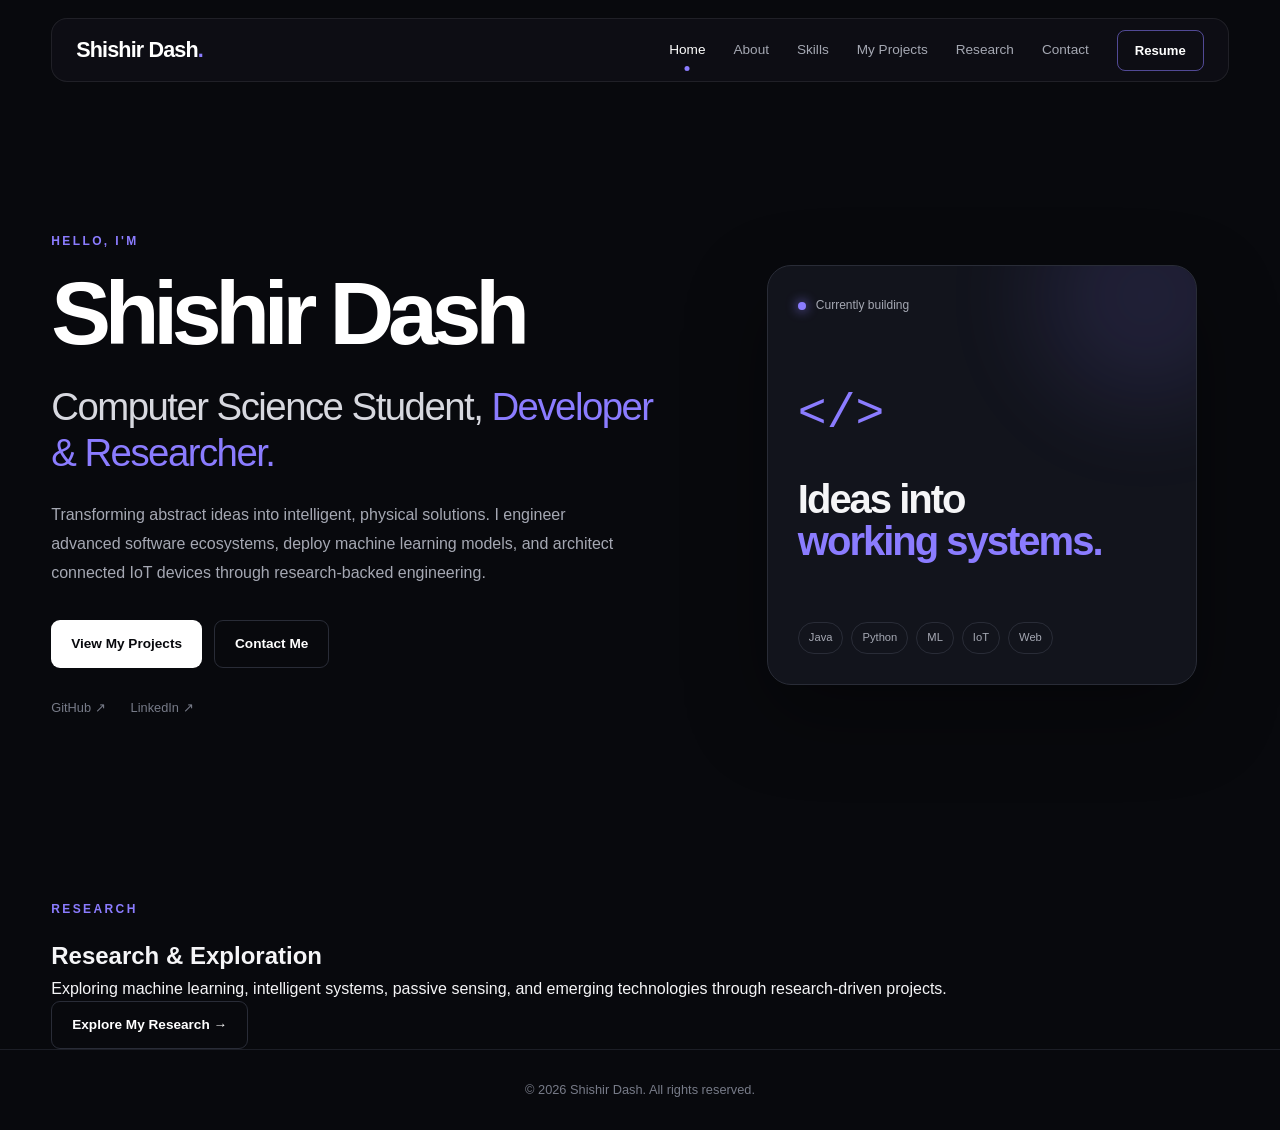
<file: index.html>
<!DOCTYPE html>
<html lang="en">

<head>

    <meta charset="UTF-8">

    <meta name="viewport"
          content="width=device-width, initial-scale=1.0">

    <meta name="description"
          content="Shishir Dash - Creating the smart systems and integrated technology of the future.">

    <title>Shishir Dash | Portfolio</title>

    <link rel="stylesheet" href="style.css">

</head>


<body>


    <!-- =====================================================
         NAVIGATION BAR
    ====================================================== -->

    <header class="navbar">

        <div class="nav-container">


            <!-- LOGO -->

            <a href="index.html"
               class="logo">

                Shishir Dash<span>.</span>

            </a>


            <!-- NAVIGATION LINKS -->

            <nav class="nav-links"
                 id="navMenu">


                <a href="index.html"
                   class="nav-link active">

                    Home

                </a>


                <a href="about.html"
                   class="nav-link">

                    About

                </a>


                <a href="skill.html"
                   class="nav-link">

                    Skills

                </a>


                <a href="myproject.html"
                   class="nav-link">

                    My Projects

                </a>


                <a href="research.html"
                   class="nav-link">

                    Research

                </a>


                <a href="contact.html"
                   class="nav-link">

                    Contact

                </a>


                <a href="#"
                   class="resume-btn">

                    Resume

                </a>


            </nav>


            <!-- MOBILE MENU BUTTON -->

            <button
                class="menu-toggle"
                id="menuToggle"
                aria-label="Open navigation menu">

                ☰

            </button>


        </div>

    </header>



    <!-- =====================================================
         MAIN CONTENT
    ====================================================== -->

    <main>


        <!-- =================================================
             HERO SECTION
        ================================================== -->

        <section class="hero"
                 id="home">


            <div class="hero-container">


                <!-- HERO TEXT -->

                <div class="hero-content">


                    <p class="hero-intro">

                        HELLO, I'M

                    </p>


                    <h1>

                        Shishir Dash

                    </h1>


                    <h2>

                        Computer Science Student,
                        <span>
                            Developer & Researcher.
                        </span>

                    </h2>


                    <p class="hero-description">

                        Transforming abstract ideas into
                        intelligent, physical solutions.
                        I engineer advanced software ecosystems,
                        deploy machine learning models,
                        and architect connected IoT devices
                        through research-backed engineering.

                    </p>



                    <!-- HERO BUTTONS -->

                    <div class="hero-buttons">


                        <a href="myproject.html"
                           class="btn btn-primary">

                            View My Projects

                        </a>


                        <a href="contact.html"
                           class="btn btn-secondary">

                            Contact Me

                        </a>


                    </div>



                    <!-- SOCIAL LINKS -->

                    <div class="hero-social">


                        <a href="#"
                           target="_blank"
                           rel="noopener noreferrer">

                            GitHub ↗

                        </a>


                        <a href="#"
                           target="_blank"
                           rel="noopener noreferrer">

                            LinkedIn ↗

                        </a>


                    </div>


                </div>



                <!-- =================================================
                     HERO VISUAL
                ================================================== -->

                <div class="hero-visual">


                    <div class="hero-card">


                        <!-- CARD HEADER -->

                        <div class="hero-card-top">


                            <span class="status-dot"></span>


                            <span>

                                Currently building

                            </span>


                        </div>



                        <!-- CARD CONTENT -->

                        <div class="hero-card-content">


                            <span class="code-symbol">

                                &lt;/&gt;

                            </span>


                            <h3>

                                Ideas into

                                <br>

                                <span>

                                    working systems.

                                </span>

                            </h3>


                        </div>



                        <!-- TECHNOLOGY TAGS -->

                        <div class="hero-card-bottom">


                            <span>
                                Java
                            </span>


                            <span>
                                Python
                            </span>


                            <span>
                                ML
                            </span>


                            <span>
                                IoT
                            </span>


                            <span>
                                Web
                            </span>


                        </div>


                    </div>


                </div>


            </div>


        </section>



        <!-- =================================================
             RESEARCH PREVIEW SECTION
        ================================================== -->

        <section class="research-preview">


            <div class="container">


                <p class="section-label">

                    RESEARCH

                </p>


                <h2>

                    Research & Exploration

                </h2>


                <p class="section-description">

                    Exploring machine learning,
                    intelligent systems, passive sensing,
                    and emerging technologies through
                    research-driven projects.

                </p>


                <a href="research.html"
                   class="btn btn-secondary">

                    Explore My Research →

                </a>


            </div>


        </section>


    </main>



    <!-- =====================================================
         FOOTER
    ====================================================== -->

    <footer>


        <p>

            © 2026 Shishir Dash.
            All rights reserved.

        </p>


    </footer>



    <!-- =====================================================
         JAVASCRIPT
    ====================================================== -->

    <script src="script.js"></script>


</body>

</html>
</file>
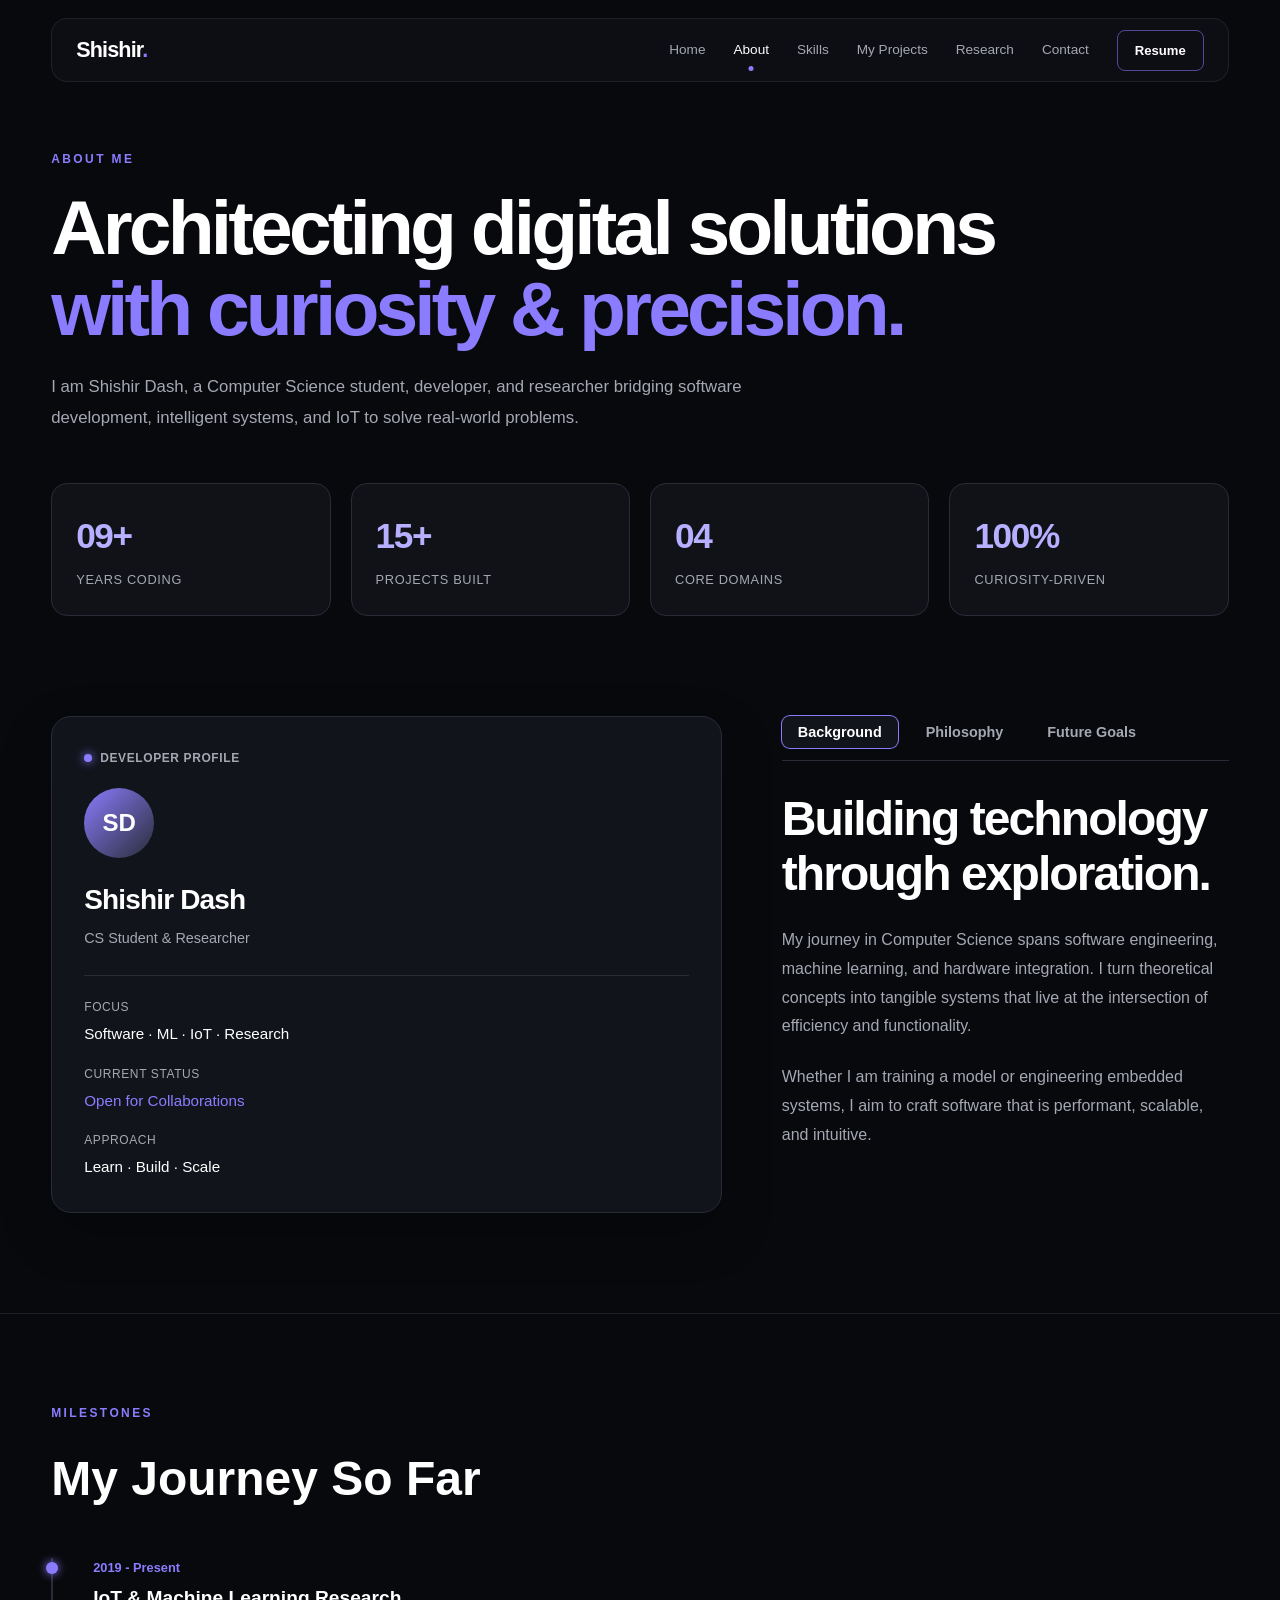
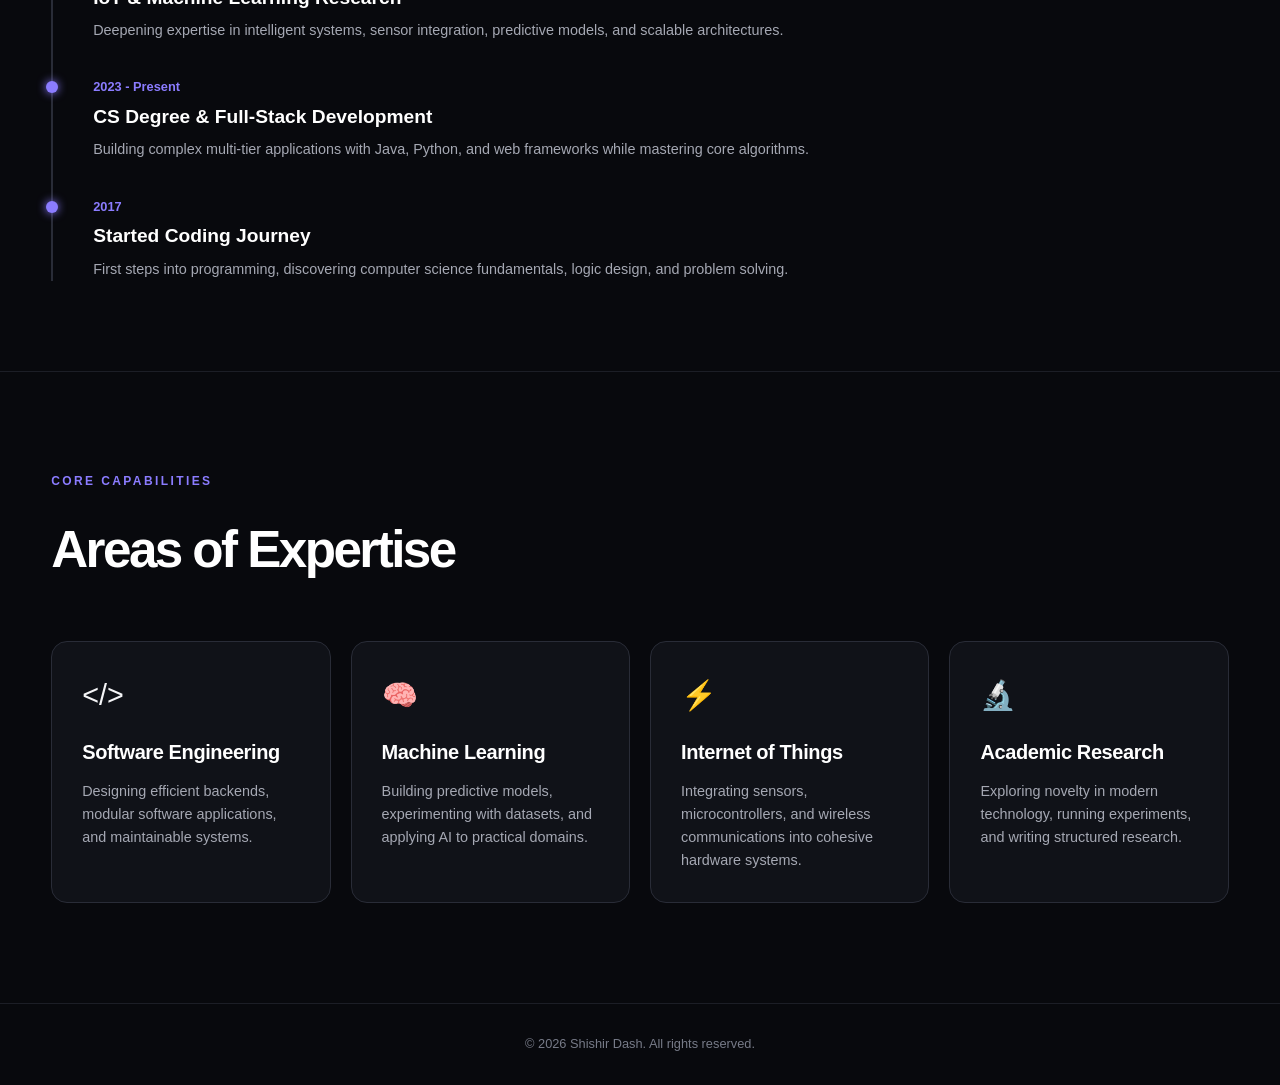
<file: about.html>
<!DOCTYPE html>
<html lang="en">

<head>
    <meta charset="UTF-8">
    <meta name="viewport" content="width=device-width, initial-scale=1.0">
    <meta name="description" content="About Shishir Dash - Computer Science Student, Developer and Researcher">
    <title>About | Shishir Dash</title>
    <link rel="stylesheet" href="style.css">
</head>

<body>


    <header class="navbar">
        <div class="nav-container">
            <a href="index.html" class="logo">Shishir<span>.</span></a>

            <nav class="nav-links" id="navMenu">
                <a href="index.html" class="nav-link">Home</a>
                <a href="about.html" class="nav-link active">About</a>
                <a href="skills.html" class="nav-link">Skills</a>
                <a href="myproject.html" class="nav-link">My Projects</a>
                <a href="research.html" class="nav-link">Research</a>
                <a href="contact.html" class="nav-link">Contact</a>
                <a href="#" class="resume-btn">Resume</a>
            </nav>

            <button class="menu-toggle" id="menuToggle" aria-label="Open navigation menu">☰</button>
        </div>
    </header>

    <main>
        <section class="page-hero">
            <div class="container">
                <p class="section-label">ABOUT ME</p>
                <h1>Architecting digital solutions <br><span>with curiosity & precision.</span></h1>
                <p class="page-intro">
                    I am Shishir Dash, a Computer Science student, developer, and researcher bridging software development, intelligent systems, and IoT to solve real-world problems.
                </p>

                <!-- Dynamic Quick Stats Grid -->
                <div class="about-stats-grid">
                    <div class="stat-card">
                        <span class="stat-number">09+</span>
                        <span class="stat-label">Years Coding</span>
                    </div>
                    <div class="stat-card">
                        <span class="stat-number">15+</span>
                        <span class="stat-label">Projects Built</span>
                    </div>
                    <div class="stat-card">
                        <span class="stat-number">04</span>
                        <span class="stat-label">Core Domains</span>
                    </div>
                    <div class="stat-card">
                        <span class="stat-number">100%</span>
                        <span class="stat-label">Curiosity-Driven</span>
                    </div>
                </div>
            </div>
        </section>

        <section class="about-page">
            <div class="container">
                <div class="about-page-grid">
                    
                    <!-- LEFT SIDE: Profile Visual Card -->
                    <div class="about-profile-card">
                        <div class="profile-card-top">
                            <span class="profile-dot"></span>
                            <span>DEVELOPER PROFILE</span>
                        </div>

                        <div class="profile-avatar-placeholder">
                            <span>SD</span>
                        </div>

                        <div class="profile-card-content">
                            <h3>Shishir Dash</h3>
                            <p class="profile-title">CS Student & Researcher</p>
                        </div>

                        <div class="profile-details">
                            <div class="detail-item">
                                <span>Focus</span>
                                <strong>Software · ML · IoT · Research</strong>
                            </div>
                            <div class="detail-item">
                                <span>Current Status</span>
                                <strong class="accent-text">Open for Collaborations</strong>
                            </div>
                            <div class="detail-item">
                                <span>Approach</span>
                                <strong>Learn · Build · Scale</strong>
                            </div>
                        </div>
                    </div>

                    <!-- RIGHT SIDE: Narrative & Interactive Tabs -->
                    <div class="about-main-text">
                        <div class="about-tabs">
                            <button class="tab-btn active" onclick="openTab(event, 'background')">Background</button>
                            <button class="tab-btn" onclick="openTab(event, 'philosophy')">Philosophy</button>
                            <button class="tab-btn" onclick="openTab(event, 'goals')">Future Goals</button>
                        </div>

                        <div id="background" class="tab-content active">
                            <h2>Building technology through exploration.</h2>
                            <p>My journey in Computer Science spans software engineering, machine learning, and hardware integration. I turn theoretical concepts into tangible systems that live at the intersection of efficiency and functionality.</p>
                            <p>Whether I am training a model or engineering embedded systems, I aim to craft software that is performant, scalable, and intuitive.</p>
                        </div>

                        <div id="philosophy" class="tab-content">
                            <h2>The "Code First, Refine Fast" Mindset.</h2>
                            <p>I believe learning happens fastest through building. Prototyping early allows for rapid iteration and real-world feedback rather than get stuck in analysis paralysis.</p>
                            <p>Clean architecture and thoughtful data design are at the core of everything I engineer.</p>
                        </div>

                        <div id="goals" class="tab-content">
                            <h2>Exploring smart systems & connected tech.</h2>
                            <p>I'm focused on advancing my research in intelligent systems and IoT integrations. My goal is to work on high-impact projects where smart software interacts meaningfully with the physical world.</p>
                        </div>
                    </div>

                </div>
            </div>
        </section>

        <section class="about-timeline">
            <div class="container">
                <p class="section-label">MILESTONES</p>
                <h2>My Journey So Far</h2>

                <div class="timeline-container">
                    <div class="timeline-item">
                        <div class="timeline-dot"></div>
                        <div class="timeline-date">2019 - Present</div>
                        <div class="timeline-content">
                            <h3>IoT & Machine Learning Research</h3>
                            <p>Deepening expertise in intelligent systems, sensor integration, predictive models, and scalable architectures.</p>
                        </div>
                    </div>

                    <div class="timeline-item">
                        <div class="timeline-dot"></div>
                        <div class="timeline-date">2023 - Present</div>
                        <div class="timeline-content">
                            <h3>CS Degree & Full-Stack Development</h3>
                            <p>Building complex multi-tier applications with Java, Python, and web frameworks while mastering core algorithms.</p>
                        </div>
                    </div>

                    <div class="timeline-item">
                        <div class="timeline-dot"></div>
                        <div class="timeline-date">2017</div>
                        <div class="timeline-content">
                            <h3>Started Coding Journey</h3>
                            <p>First steps into programming, discovering computer science fundamentals, logic design, and problem solving.</p>
                        </div>
                    </div>
                </div>
            </div>
        </section>

        <section class="about-focus">
            <div class="container">
                <p class="section-label">CORE CAPABILITIES</p>
                <h2>Areas of Expertise</h2>

                <div class="focus-grid">
                    <div class="focus-card">
                        <div class="focus-icon">&lt;/&gt;</div>
                        <h3>Software Engineering</h3>
                        <p>Designing efficient backends, modular software applications, and maintainable systems.</p>
                    </div>

                    <div class="focus-card">
                        <div class="focus-icon">🧠</div>
                        <h3>Machine Learning</h3>
                        <p>Building predictive models, experimenting with datasets, and applying AI to practical domains.</p>
                    </div>

                    <div class="focus-card">
                        <div class="focus-icon">⚡</div>
                        <h3>Internet of Things</h3>
                        <p>Integrating sensors, microcontrollers, and wireless communications into cohesive hardware systems.</p>
                    </div>

                    <div class="focus-card">
                        <div class="focus-icon">🔬</div>
                        <h3>Academic Research</h3>
                        <p>Exploring novelty in modern technology, running experiments, and writing structured research.</p>
                    </div>
                </div>
            </div>
        </section>
    </main>

    <footer>
        <p>© 2026 Shishir Dash. All rights reserved.</p>
    </footer>

    <script src="script.js"></script>
</body>
</html>
</file>
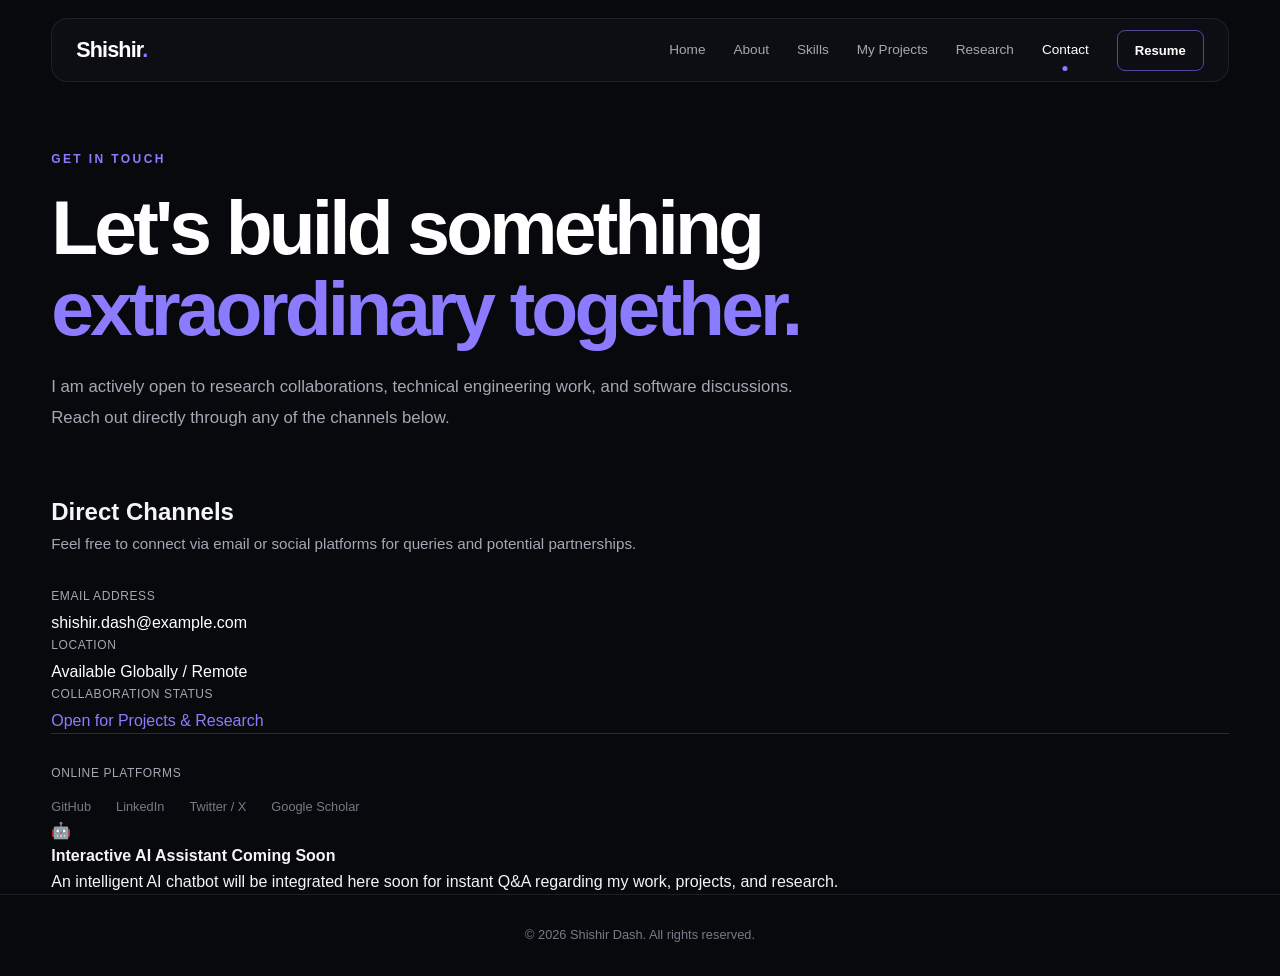
<file: contact.html>
<!DOCTYPE html>
<html lang="en">

<head>
    <meta charset="UTF-8">
    <meta name="viewport" content="width=device-width, initial-scale=1.0">
    <meta name="description" content="Contact Shishir Dash - CS Student, Developer and Researcher. Get in touch via direct channels for collaborations, projects, or research.">
    <title>Contact | Shishir Dash</title>
    <link rel="stylesheet" href="style.css">
</head>

<body>

    <!-- =====================================================
         NAVIGATION BAR
    ====================================================== -->
    <header class="navbar">
        <div class="nav-container">
            <a href="index.html" class="logo">Shishir<span>.</span></a>

            <nav class="nav-links" id="navMenu">
                <a href="index.html" class="nav-link">Home</a>
                <a href="about.html" class="nav-link">About</a>
                <a href="skills.html" class="nav-link">Skills</a>
                <a href="myproject.html" class="nav-link">My Projects</a>
                <a href="research.html" class="nav-link">Research</a>
                <a href="contact.html" class="nav-link active">Contact</a>
                <a href="#" class="resume-btn">Resume</a>
            </nav>

            <button class="menu-toggle" id="menuToggle" aria-label="Open navigation menu">☰</button>
        </div>
    </header>

    <main>
        <!-- =================================================
             PAGE HERO
        ================================================== -->
        <section class="page-hero">
            <div class="container">
                <p class="section-label">GET IN TOUCH</p>
                <h1>Let's build something <br><span>extraordinary together.</span></h1>
                <p class="page-intro">
                    I am actively open to research collaborations, technical engineering work, and software discussions. Reach out directly through any of the channels below.
                </p>
            </div>
        </section>

        <!-- =================================================
             CONTACT DIRECT CHANNELS SECTION
        ================================================== -->
        <section class="contact-section">
            <div class="container">
                <div class="contact-single-card">
                    
                    <!-- Direct Contact Details -->
                    <div class="contact-header">
                        <h2>Direct Channels</h2>
                        <p class="info-desc">Feel free to connect via email or social platforms for queries and potential partnerships.</p>
                    </div>

                    <div class="info-grid">
                        <div class="info-item">
                            <span class="info-label">Email Address</span>
                            <a href="mailto:shishir.dash@example.com" class="info-value">shishir.dash@example.com</a>
                        </div>

                        <div class="info-item">
                            <span class="info-label">Location</span>
                            <span class="info-value">Available Globally / Remote</span>
                        </div>

                        <div class="info-item">
                            <span class="info-label">Collaboration Status</span>
                            <span class="info-value accent-text">Open for Projects & Research</span>
                        </div>
                    </div>

                    <div class="social-connect">
                        <span class="info-label">Online Platforms</span>
                        <div class="hero-social">
                            <a href="#" target="_blank" rel="noopener noreferrer">GitHub</a>
                            <a href="#" target="_blank" rel="noopener noreferrer">LinkedIn</a>
                            <a href="#" target="_blank" rel="noopener noreferrer">Twitter / X</a>
                            <a href="#" target="_blank" rel="noopener noreferrer">Google Scholar</a>
                        </div>
                    </div>

                    <!-- AI Chatbot Placeholder Card -->
                    <div class="chatbot-teaser">
                        <div class="teaser-icon">🤖</div>
                        <div class="teaser-text">
                            <h4>Interactive AI Assistant Coming Soon</h4>
                            <p>An intelligent AI chatbot will be integrated here soon for instant Q&A regarding my work, projects, and research.</p>
                        </div>
                    </div>

                </div>
            </div>
        </section>
    </main>

    <footer>
        <p>© 2026 Shishir Dash. All rights reserved.</p>
    </footer>

    <script src="script.js"></script>
</body>
</html>
</file>
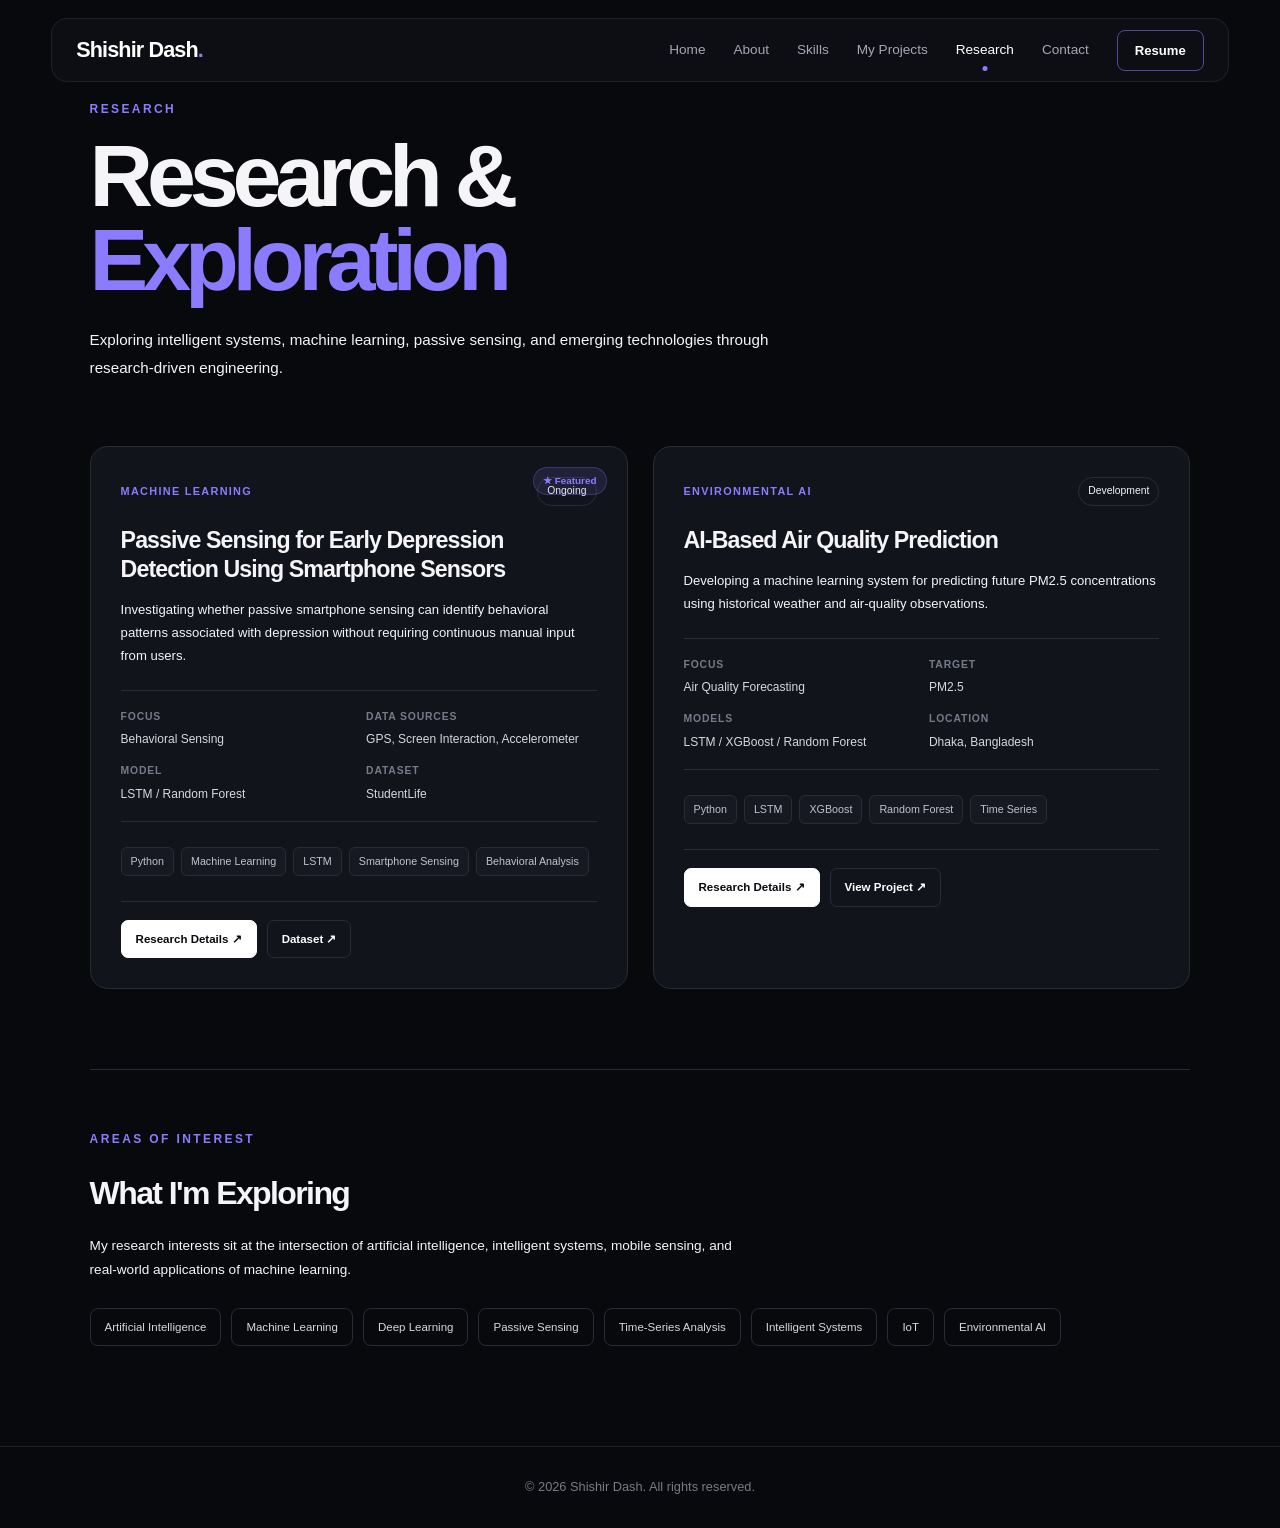
<file: research.html>
<!DOCTYPE html>
<html lang="en">

<head>

    <meta charset="UTF-8">

    <meta name="viewport"
          content="width=device-width, initial-scale=1.0">

    <meta name="description"
          content="Research and academic work by Shishir Dash.">

    <title>Research | Shishir Dash</title>

    <link rel="stylesheet" href="style.css">

    <style>

        /* =====================================================
           RESEARCH PAGE
        ====================================================== */

        .research-page {

            min-height: 100vh;

            padding: 100px 7% 100px;

        }


        .research-container {

            max-width: 1200px;

            margin: 0 auto;

        }


        /* =====================================================
           HEADER
        ====================================================== */

        .research-header {

            max-width: 750px;

            margin-bottom: 65px;

        }


        .research-header .section-label {

            margin-bottom: 15px;

        }


        .research-header h1 {

            margin-bottom: 25px;

            font-size:
                clamp(3rem, 7vw, 5.5rem);

            line-height: 0.95;

            letter-spacing: -0.07em;

        }


        .research-header h1 span {

            color: var(--accent);

        }


        .research-intro {

            max-width: 680px;

            color: var(--muted);

            font-size: 0.95rem;

            line-height: 1.8;

        }


        /* =====================================================
           RESEARCH GRID
        ====================================================== */

        .research-grid {

            display: grid;

            grid-template-columns:
                repeat(2, minmax(0, 1fr));

            gap: 25px;

        }


        /* =====================================================
           RESEARCH CARD
        ====================================================== */

        .research-card {

            position: relative;

            padding: 30px;

            background: var(--card);

            border:
                1px solid var(--border);

            border-radius: 18px;

            transition:
                transform 0.3s ease,
                border-color 0.3s ease,
                background 0.3s ease;

        }


        .research-card:hover {

            transform:
                translateY(-5px);

            border-color:
                rgba(139, 124, 255, 0.5);

            background:
                var(--card-hover);

        }


        /* =====================================================
           CARD TOP
        ====================================================== */

        .research-card-top {

            display: flex;

            align-items: center;

            justify-content: space-between;

            gap: 15px;

            margin-bottom: 20px;

        }


        .research-area {

            color: var(--accent);

            font-size: 0.68rem;

            font-weight: 700;

            letter-spacing: 0.12em;

            text-transform: uppercase;

        }


        .research-status {

            padding:
                5px 9px;

            border:
                1px solid var(--border);

            border-radius: 20px;

            color: var(--muted);

            font-size: 0.65rem;

            white-space: nowrap;

        }


        /* =====================================================
           CARD CONTENT
        ====================================================== */

        .research-card h2 {

            margin-bottom: 15px;

            font-size: 1.45rem;

            line-height: 1.25;

            letter-spacing: -0.04em;

        }


        .research-description {

            margin-bottom: 22px;

            color: var(--muted);

            font-size: 0.82rem;

            line-height: 1.75;

        }


        /* =====================================================
           RESEARCH DETAILS
        ====================================================== */

        .research-details {

            display: grid;

            grid-template-columns:
                1fr 1fr;

            gap: 15px;

            margin-bottom: 25px;

            padding:
                18px 0;

            border-top:
                1px solid var(--border);

            border-bottom:
                1px solid var(--border);

        }


        .research-detail {

            display: flex;

            flex-direction: column;

            gap: 5px;

        }


        .detail-label {

            color: #777b88;

            font-size: 0.65rem;

            font-weight: 700;

            letter-spacing: 0.08em;

            text-transform: uppercase;

        }


        .detail-value {

            color: #d7d8df;

            font-size: 0.75rem;

            line-height: 1.5;

        }


        /* =====================================================
           TECHNOLOGIES / METHODS
        ====================================================== */

        .research-methods {

            display: flex;

            flex-wrap: wrap;

            gap: 7px;

            margin-bottom: 25px;

        }


        .research-method {

            padding:
                5px 9px;

            background:
                #171922;

            border:
                1px solid var(--border);

            border-radius: 6px;

            color: #bfc2cc;

            font-size: 0.67rem;

        }


        /* =====================================================
           LINKS
        ====================================================== */

        .research-links {

            display: flex;

            flex-wrap: wrap;

            gap: 10px;

            padding-top: 18px;

            border-top:
                1px solid var(--border);

        }


        .research-link {

            display: inline-flex;

            align-items: center;

            justify-content: center;

            padding:
                9px 14px;

            border:
                1px solid var(--border);

            border-radius: 7px;

            color: #ffffff;

            font-size: 0.72rem;

            font-weight: 600;

            transition:
                all 0.25s ease;

        }


        .research-link:hover {

            border-color:
                var(--accent);

            color:
                var(--accent);

        }


        .research-link.primary {

            background:
                #ffffff;

            border-color:
                #ffffff;

            color:
                #08090d;

        }


        .research-link.primary:hover {

            background:
                var(--accent);

            border-color:
                var(--accent);

            color:
                #ffffff;

        }


        /* =====================================================
           FEATURED
        ====================================================== */

        .featured-research {

            position: absolute;

            top: 20px;

            right: 20px;

            padding:
                5px 9px;

            background:
                rgba(139, 124, 255, 0.12);

            border:
                1px solid rgba(139, 124, 255, 0.25);

            border-radius: 20px;

            color:
                var(--accent);

            font-size:
                0.62rem;

            font-weight:
                700;

        }


        /* =====================================================
           RESEARCH INTERESTS
        ====================================================== */

        .research-interests {

            margin-top: 80px;

            padding-top: 60px;

            border-top:
                1px solid var(--border);

        }


        .research-interests h2 {

            margin-bottom: 15px;

            font-size: 2rem;

            letter-spacing: -0.05em;

        }


        .research-interests-description {

            max-width: 650px;

            margin-bottom: 25px;

            color: var(--muted);

            font-size: 0.85rem;

            line-height: 1.8;

        }


        .interest-list {

            display: flex;

            flex-wrap: wrap;

            gap: 10px;

        }


        .interest {

            padding:
                9px 14px;

            border:
                1px solid var(--border);

            border-radius: 8px;

            color: #d7d8df;

            font-size: 0.72rem;

        }


        /* =====================================================
           RESPONSIVE
        ====================================================== */

        @media (max-width: 800px) {

            .research-page {

                padding:
                    75px 5% 80px;

            }


            .research-grid {

                grid-template-columns:
                    1fr;

            }

        }


        @media (max-width: 550px) {

            .research-card {

                padding: 24px;

            }


            .research-card-top {

                align-items:
                    flex-start;

                flex-direction:
                    column;

            }


            .research-details {

                grid-template-columns:
                    1fr;

            }


            .research-links {

                flex-direction:
                    column;

            }


            .research-link {

                width: 100%;

            }

        }

    </style>

</head>


<body>


    <header class="navbar">

        <div class="nav-container">


            <a href="index.html"
               class="logo">

                Shishir Dash<span>.</span>

            </a>


            <nav class="nav-links"
                 id="navMenu">


                <a href="index.html"
                   class="nav-link">

                    Home

                </a>


                <a href="about.html"
                   class="nav-link">

                    About

                </a>


                <a href="skill.html"
                   class="nav-link">

                    Skills

                </a>


                <a href="myproject.html"
                   class="nav-link">

                    My Projects

                </a>


                <a href="research.html"
                   class="nav-link active">

                    Research

                </a>


                <a href="contact.html"
                   class="nav-link">

                    Contact

                </a>


                <a href="#"
                   class="resume-btn">

                    Resume

                </a>


            </nav>


            <button
                class="menu-toggle"
                id="menuToggle"
                aria-label="Open navigation menu">

                ☰

            </button>


        </div>

    </header>



    <main class="research-page">


        <div class="research-container">


            <header class="research-header">


                <p class="section-label">

                    RESEARCH

                </p>


                <h1>

                    Research &
                    <span>Exploration</span>

                </h1>


                <p class="research-intro">

                    Exploring intelligent systems,
                    machine learning, passive sensing,
                    and emerging technologies through
                    research-driven engineering.

                </p>


            </header>



         

            <section class="research-grid">


                <article class="research-card">


                    <span class="featured-research">

                        ★ Featured

                    </span>


                    <div class="research-card-top">


                        <span class="research-area">

                            Machine Learning

                        </span>


                        <span class="research-status">

                            Ongoing

                        </span>


                    </div>


                    <h2>

                        Passive Sensing for Early
                        Depression Detection Using
                        Smartphone Sensors

                    </h2>


                    <p class="research-description">

                        Investigating whether passive
                        smartphone sensing can identify
                        behavioral patterns associated
                        with depression without requiring
                        continuous manual input from users.

                    </p>



                    <div class="research-details">


                        <div class="research-detail">

                            <span class="detail-label">

                                Focus

                            </span>

                            <span class="detail-value">

                                Behavioral Sensing

                            </span>

                        </div>


                        <div class="research-detail">

                            <span class="detail-label">

                                Data Sources

                            </span>

                            <span class="detail-value">

                                GPS, Screen Interaction,
                                Accelerometer

                            </span>

                        </div>


                        <div class="research-detail">

                            <span class="detail-label">

                                Model

                            </span>

                            <span class="detail-value">

                                LSTM / Random Forest

                            </span>

                        </div>


                        <div class="research-detail">

                            <span class="detail-label">

                                Dataset

                            </span>

                            <span class="detail-value">

                                StudentLife

                            </span>

                        </div>


                    </div>



                    <div class="research-methods">


                        <span class="research-method">

                            Python

                        </span>


                        <span class="research-method">

                            Machine Learning

                        </span>


                        <span class="research-method">

                            LSTM

                        </span>


                        <span class="research-method">

                            Smartphone Sensing

                        </span>


                        <span class="research-method">

                            Behavioral Analysis

                        </span>


                    </div>



                    <div class="research-links">


                        <a href="#"
                           class="research-link primary">

                            Research Details ↗

                        </a>


                        <a href="#"
                           class="research-link">

                            Dataset ↗

                        </a>


                    </div>


                </article>


                <article class="research-card">


                    <div class="research-card-top">


                        <span class="research-area">

                            Environmental AI

                        </span>


                        <span class="research-status">

                            Development

                        </span>


                    </div>


                    <h2>

                        AI-Based Air Quality
                        Prediction

                    </h2>


                    <p class="research-description">

                        Developing a machine learning
                        system for predicting future PM2.5
                        concentrations using historical
                        weather and air-quality observations.

                    </p>



                    <div class="research-details">


                        <div class="research-detail">

                            <span class="detail-label">

                                Focus

                            </span>

                            <span class="detail-value">

                                Air Quality Forecasting

                            </span>

                        </div>


                        <div class="research-detail">

                            <span class="detail-label">

                                Target

                            </span>

                            <span class="detail-value">

                                PM2.5

                            </span>

                        </div>


                        <div class="research-detail">

                            <span class="detail-label">

                                Models

                            </span>

                            <span class="detail-value">

                                LSTM / XGBoost /
                                Random Forest

                            </span>

                        </div>


                        <div class="research-detail">

                            <span class="detail-label">

                                Location

                            </span>

                            <span class="detail-value">

                                Dhaka, Bangladesh

                            </span>

                        </div>


                    </div>



                    <div class="research-methods">


                        <span class="research-method">

                            Python

                        </span>


                        <span class="research-method">

                            LSTM

                        </span>


                        <span class="research-method">

                            XGBoost

                        </span>


                        <span class="research-method">

                            Random Forest

                        </span>


                        <span class="research-method">

                            Time Series

                        </span>


                    </div>



                    <div class="research-links">


                        <a href="#"
                           class="research-link primary">

                            Research Details ↗

                        </a>


                        <a href="myproject.html"
                           class="research-link">

                            View Project ↗

                        </a>


                    </div>


                </article>



            </section>



            <section class="research-interests">


                <p class="section-label">

                    AREAS OF INTEREST

                </p>


                <h2>

                    What I'm Exploring

                </h2>


                <p class="research-interests-description">

                    My research interests sit at the
                    intersection of artificial intelligence,
                    intelligent systems, mobile sensing,
                    and real-world applications of machine
                    learning.

                </p>


                <div class="interest-list">


                    <span class="interest">

                        Artificial Intelligence

                    </span>


                    <span class="interest">

                        Machine Learning

                    </span>


                    <span class="interest">

                        Deep Learning

                    </span>


                    <span class="interest">

                        Passive Sensing

                    </span>


                    <span class="interest">

                        Time-Series Analysis

                    </span>


                    <span class="interest">

                        Intelligent Systems

                    </span>


                    <span class="interest">

                        IoT

                    </span>


                    <span class="interest">

                        Environmental AI

                    </span>


                </div>


            </section>


        </div>


    </main>



    <footer>


        <p>

            © 2026 Shishir Dash.
            All rights reserved.

        </p>


    </footer>



    <script src="script.js"></script>


</body>

</html>
</file>
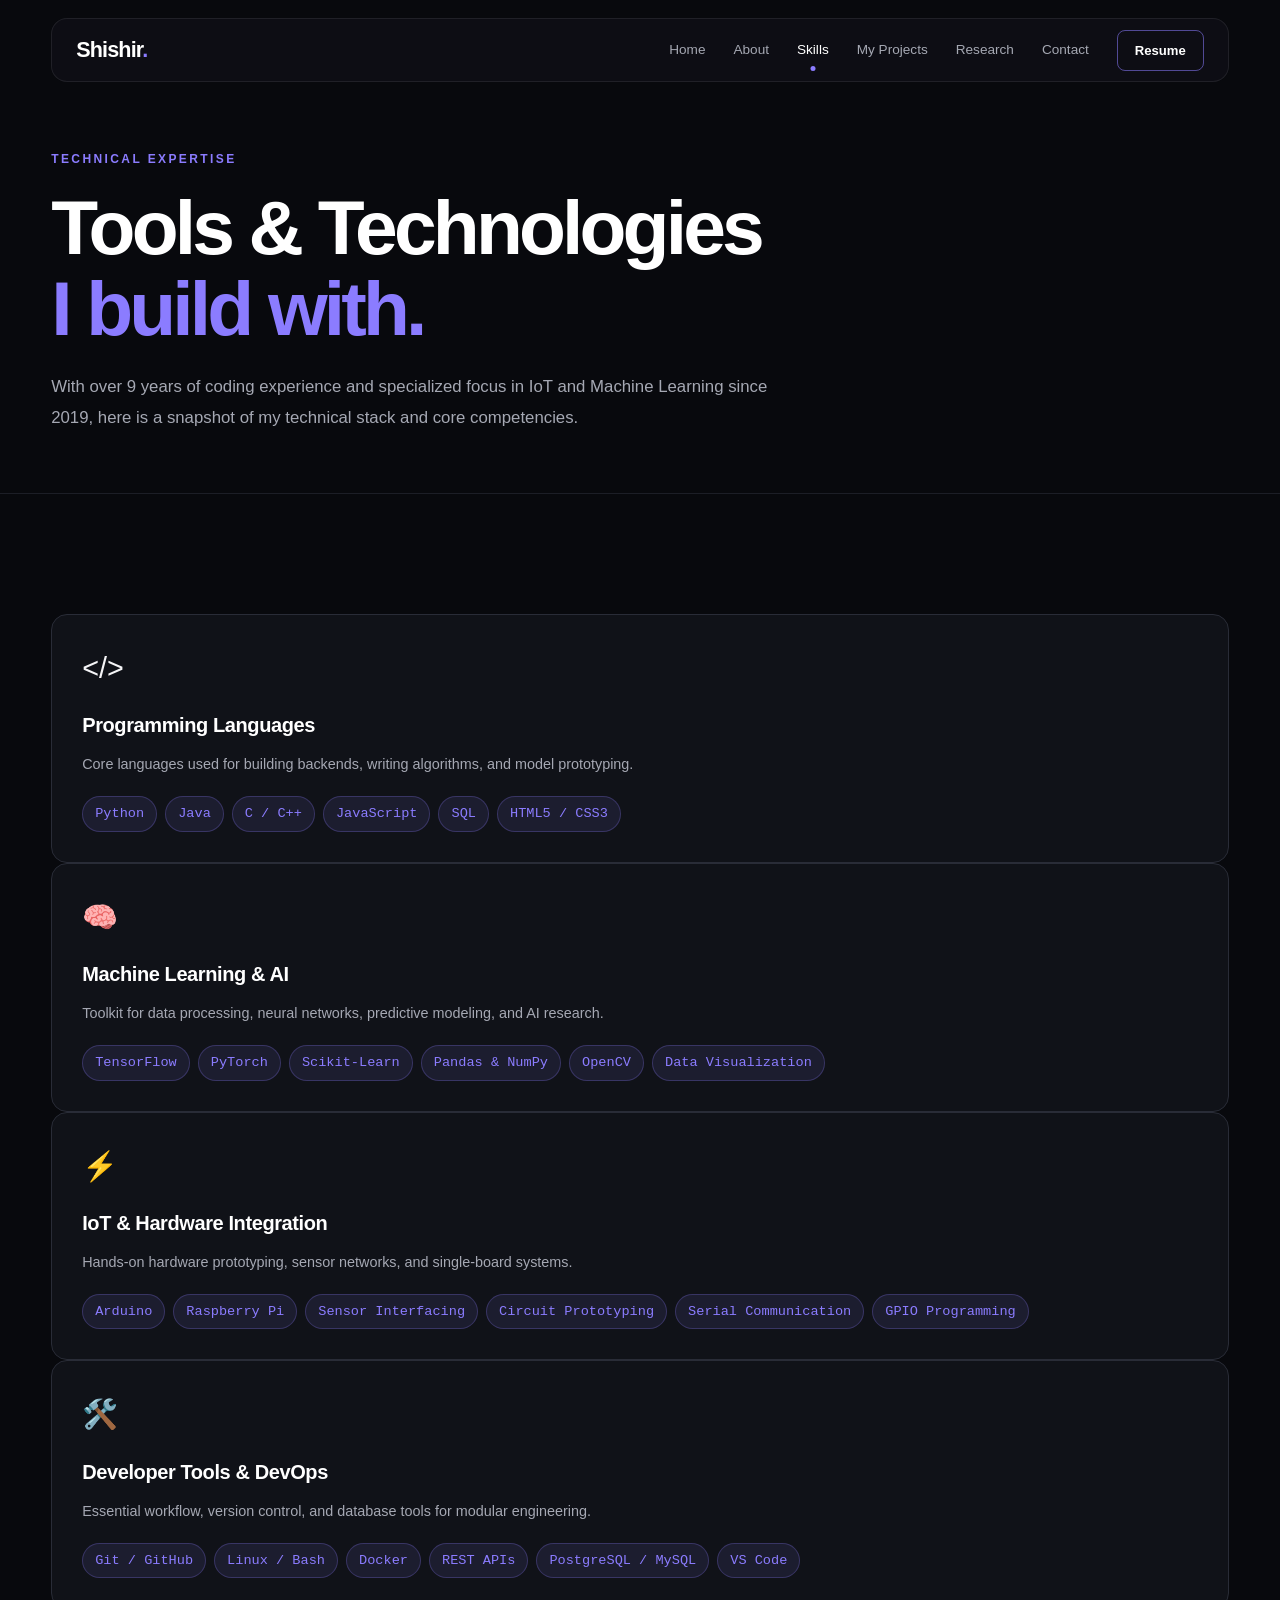
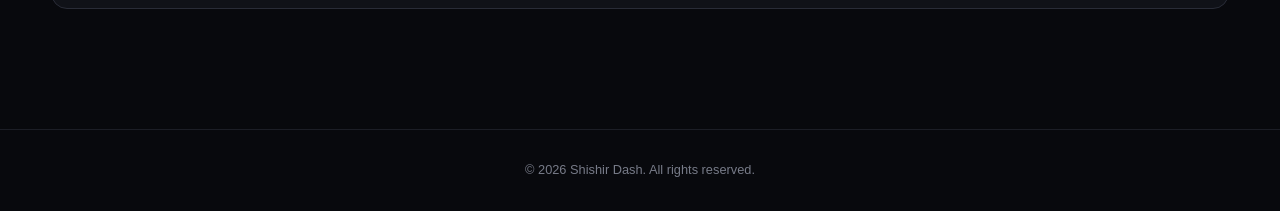
<file: skills.html>
<!DOCTYPE html>
<html lang="en">

<head>
    <meta charset="UTF-8">
    <meta name="viewport" content="width=device-width, initial-scale=1.0">
    <meta name="description" content="Technical Skills & Expertise - Shishir Dash | Software, ML & IoT Specialist">
    <title>Skills | Shishir Dash</title>
    <link rel="stylesheet" href="style.css">
</head>

<body>

    <!-- =====================================================
         NAVIGATION BAR
    ====================================================== -->
    <header class="navbar">
        <div class="nav-container">
            <a href="index.html" class="logo">Shishir<span>.</span></a>

            <nav class="nav-links" id="navMenu">
                <a href="index.html" class="nav-link">Home</a>
                <a href="about.html" class="nav-link">About</a>
                <a href="skills.html" class="nav-link active">Skills</a>
                <a href="myproject.html" class="nav-link">My Projects</a>
                <a href="research.html" class="nav-link">Research</a>
                <a href="contact.html" class="nav-link">Contact</a>
                <a href="#" class="resume-btn">Resume</a>
            </nav>

            <button class="menu-toggle" id="menuToggle" aria-label="Open navigation menu">☰</button>
        </div>
    </header>

    <main>
        <!-- =================================================
             PAGE HERO
        ================================================== -->
        <section class="page-hero">
            <div class="container">
                <p class="section-label">TECHNICAL EXPERTISE</p>
                <h1>Tools & Technologies <br><span>I build with.</span></h1>
                <p class="page-intro">
                    With over 9 years of coding experience and specialized focus in IoT and Machine Learning since 2019, here is a snapshot of my technical stack and core competencies.
                </p>
            </div>
        </section>

        <!-- =================================================
             SKILLS CATEGORIES SECTION
        ================================================== -->
        <section class="skills">
            <div class="container">
                <div class="skills-grid">
                    
                    <!-- 1. Languages -->
                    <div class="focus-card">
                        <div class="focus-icon">&lt;/&gt;</div>
                        <h3>Programming Languages</h3>
                        <p>Core languages used for building backends, writing algorithms, and model prototyping.</p>
                        <div class="skills-tags">
                            <span class="skill-tag">Python</span>
                            <span class="skill-tag">Java</span>
                            <span class="skill-tag">C / C++</span>
                            <span class="skill-tag">JavaScript</span>
                            <span class="skill-tag">SQL</span>
                            <span class="skill-tag">HTML5 / CSS3</span>
                        </div>
                    </div>

                    <!-- 2. Machine Learning & AI -->
                    <div class="focus-card">
                        <div class="focus-icon">🧠</div>
                        <h3>Machine Learning & AI</h3>
                        <p>Toolkit for data processing, neural networks, predictive modeling, and AI research.</p>
                        <div class="skills-tags">
                            <span class="skill-tag">TensorFlow</span>
                            <span class="skill-tag">PyTorch</span>
                            <span class="skill-tag">Scikit-Learn</span>
                            <span class="skill-tag">Pandas & NumPy</span>
                            <span class="skill-tag">OpenCV</span>
                            <span class="skill-tag">Data Visualization</span>
                        </div>
                    </div>

                    <!-- 3. IoT & Hardware Integration -->
                    <div class="focus-card">
                        <div class="focus-icon">⚡</div>
                        <h3>IoT & Hardware Integration</h3>
                        <p>Hands-on hardware prototyping, sensor networks, and single-board systems.</p>
                        <div class="skills-tags">
                            <span class="skill-tag">Arduino</span>
                            <span class="skill-tag">Raspberry Pi</span>
                            <span class="skill-tag">Sensor Interfacing</span>
                            <span class="skill-tag">Circuit Prototyping</span>
                            <span class="skill-tag">Serial Communication</span>
                            <span class="skill-tag">GPIO Programming</span>
                        </div>
                    </div>

                    <!-- 4. Software Development & Tools -->
                    <div class="focus-card">
                        <div class="focus-icon">🛠️</div>
                        <h3>Developer Tools & DevOps</h3>
                        <p>Essential workflow, version control, and database tools for modular engineering.</p>
                        <div class="skills-tags">
                            <span class="skill-tag">Git / GitHub</span>
                            <span class="skill-tag">Linux / Bash</span>
                            <span class="skill-tag">Docker</span>
                            <span class="skill-tag">REST APIs</span>
                            <span class="skill-tag">PostgreSQL / MySQL</span>
                            <span class="skill-tag">VS Code</span>
                        </div>
                    </div>

                </div>
            </div>
        </section>

        <!-- =================================================
             ADDITIONAL CSS SPECIFIC TO SKILL TAGS
        ================================================== -->
     
        </style>
    </main>

    <footer>
        <p>© 2026 Shishir Dash. All rights reserved.</p>
    </footer>

    <script src="script.js"></script>
</body>
</html>
</file>
<file: style.css>
* {
    margin: 0;
    padding: 0;
    box-sizing: border-box;
}

html {
    scroll-behavior: smooth;
}

body {
    background-color: #08090d;
    color: #f5f5f7;
    font-family: Arial, Helvetica, sans-serif;
    line-height: 1.6;
    overflow-x: hidden;
}

a {
    text-decoration: none;
    color: inherit;
}

button {
    font-family: inherit;
}


:root {
    --background: #08090d;
    --background-light: #101218;
    --card: #12141c;
    --text: #f5f5f7;
    --text-muted: #a5a8b3;
    --accent: #8b7cff;
    --accent-light: #b7afff;
    --border: #292c37;
}


.container {
    width: min(92%, 1200px);
    margin: 0 auto;
}


.navbar {
    position: fixed;
    top: 0;
    left: 0;
    width: 100%;
    z-index: 1000;
    padding: 18px 0;
}

.nav-container {
    width: min(92%, 1200px);
    height: 64px;
    margin: 0 auto;
    padding: 0 24px;
    display: flex;
    align-items: center;
    justify-content: space-between;
    background: rgba(15, 16, 23, 0.80);
    border: 1px solid rgba(255, 255, 255, 0.08);
    border-radius: 16px;
    backdrop-filter: blur(18px);
    -webkit-backdrop-filter: blur(18px);
}




.logo {
    color: #ffffff;
    font-size: 1.35rem;
    font-weight: 700;
    letter-spacing: -0.04em;
}

.logo span {
    color: var(--accent);
}


.nav-links {
    display: flex;
    align-items: center;
    gap: 28px;
}

.nav-link {
    position: relative;
    color: var(--text-muted);
    font-size: 0.85rem;
    font-weight: 500;
    transition: color 0.25s ease;
}

.nav-link:hover,
.nav-link.active {
    color: #ffffff;
}

/* Active navigation indicator */
.nav-link.active::after {
    content: "";
    position: absolute;
    left: 50%;
    bottom: -10px;
    width: 5px;
    height: 5px;
    border-radius: 50%;
    background: var(--accent);
    transform: translateX(-50%);
}


.resume-btn {
    padding: 9px 17px;
    border: 1px solid rgba(139, 124, 255, 0.55);
    border-radius: 8px;
    color: #ffffff;
    font-size: 0.82rem;
    font-weight: 600;
    transition: all 0.25s ease;
}

.resume-btn:hover {
    background: var(--accent);
    border-color: var(--accent);
}

.menu-toggle {
    display: none;
    background: transparent;
    border: none;
    color: #ffffff;
    font-size: 1.5rem;
    cursor: pointer;
}


.hero {
    min-height: 100vh;
    padding-top: 150px;
    padding-bottom: 100px;
    display: flex;
    align-items: center;
}

.hero-container {
    width: min(92%, 1200px);
    margin: 0 auto;
    display: grid;
    grid-template-columns: 1.1fr 0.9fr;
    align-items: center;
    gap: 80px;
}

.hero-content {
    max-width: 680px;
}

.hero-intro {
    color: var(--accent);
    font-size: 0.75rem;
    font-weight: 700;
    letter-spacing: 0.2em;
    margin-bottom: 20px;
}

.hero h1 {
    font-size: clamp(3.5rem, 7vw, 6.5rem);
    line-height: 0.95;
    letter-spacing: -0.07em;
    font-weight: 800;
    color: #ffffff;
}

.hero h2 {
    margin-top: 28px;
    max-width: 650px;
    font-size: clamp(1.5rem, 3vw, 2.4rem);
    line-height: 1.2;
    letter-spacing: -0.04em;
    font-weight: 500;
    color: #d7d8df;
}

.hero h2 span {
    color: var(--accent);
}

.hero-description {
    max-width: 570px;
    margin-top: 25px;
    color: var(--text-muted);
    font-size: 1rem;
    line-height: 1.8;
}


.hero-buttons {
    display: flex;
    gap: 12px;
    margin-top: 32px;
    flex-wrap: wrap;
}

.btn {
    display: inline-flex;
    align-items: center;
    justify-content: center;
    padding: 12px 20px;
    border-radius: 9px;
    font-size: 0.85rem;
    font-weight: 700;
    transition: all 0.25s ease;
}

.btn-primary {
    background: #ffffff;
    color: #08090d;
}

.btn-primary:hover {
    transform: translateY(-3px);
    background: var(--accent);
    color: #ffffff;
}

.btn-secondary {
    border: 1px solid var(--border);
    color: #ffffff;
}

.btn-secondary:hover {
    transform: translateY(-3px);
    border-color: var(--accent);
    color: var(--accent-light);
}

.hero-social {
    display: flex;
    gap: 25px;
    margin-top: 30px;
}

.hero-social a {
    color: #777b88;
    font-size: 0.8rem;
    transition: color 0.25s ease;
}

.hero-social a:hover {
    color: #ffffff;
}


.hero-visual {
    display: flex;
    justify-content: center;
    align-items: center;
}

.hero-card {
    width: 100%;
    max-width: 430px;
    min-height: 420px;
    padding: 30px;
    display: flex;
    flex-direction: column;
    justify-content: space-between;
    background: var(--card);
    border: 1px solid var(--border);
    border-radius: 24px;
    box-shadow: 0 30px 80px rgba(0, 0, 0, 0.35);
    position: relative;
    overflow: hidden;
}

.hero-card::before {
    content: "";
    position: absolute;
    width: 220px;
    height: 220px;
    top: -80px;
    right: -60px;
    background: var(--accent);
    opacity: 0.12;
    border-radius: 50%;
    filter: blur(50px);
}

.hero-card-top {
    display: flex;
    align-items: center;
    gap: 10px;
    color: var(--text-muted);
    font-size: 0.75rem;
}

.status-dot {
    width: 8px;
    height: 8px;
    border-radius: 50%;
    background: var(--accent);
    box-shadow: 0 0 12px var(--accent);
}

.hero-card-content {
    position: relative;
    z-index: 1;
}

.code-symbol {
    display: block;
    margin-bottom: 25px;
    color: var(--accent);
    font-family: monospace;
    font-size: 3rem;
}

.hero-card-content h3 {
    font-size: 2.5rem;
    line-height: 1.05;
    letter-spacing: -0.05em;
}

.hero-card-content h3 span {
    color: var(--accent);
}

.hero-card-bottom {
    display: flex;
    gap: 8px;
    flex-wrap: wrap;
}

.hero-card-bottom span {
    padding: 6px 10px;
    border: 1px solid var(--border);
    border-radius: 50px;
    color: var(--text-muted);
    font-size: 0.7rem;
}

.page-hero {
    padding-top: 150px;
    padding-bottom: 60px;
}

.section-label {
    margin-bottom: 18px;
    color: var(--accent);
    font-size: 0.75rem;
    font-weight: 700;
    letter-spacing: 0.2em;
}

.page-hero h1 {
    font-size: clamp(3rem, 6vw, 5rem);
    line-height: 1.05;
    letter-spacing: -0.05em;
    color: #ffffff;
    margin-bottom: 24px;
}

.page-hero h1 span {
    color: var(--accent);
}

.page-intro {
    max-width: 750px;
    color: var(--text-muted);
    font-size: 1.05rem;
    line-height: 1.8;
}

.about-stats-grid {
    display: grid;
    grid-template-columns: repeat(auto-fit, minmax(180px, 1fr));
    gap: 20px;
    margin-top: 50px;
}

.stat-card {
    background: var(--background-light);
    border: 1px solid var(--border);
    padding: 24px;
    border-radius: 16px;
    display: flex;
    flex-direction: column;
    gap: 6px;
    transition: transform 0.25s ease, border-color 0.25s ease;
}

.stat-card:hover {
    transform: translateY(-4px);
    border-color: var(--accent);
}

.stat-number {
    font-size: 2.2rem;
    font-weight: 800;
    color: var(--accent-light);
    letter-spacing: -0.04em;
}

.stat-label {
    font-size: 0.8rem;
    color: var(--text-muted);
    text-transform: uppercase;
    letter-spacing: 0.05em;
}

.about-page {
    padding: 40px 0 100px;
}

.about-page-grid {
    display: grid;
    grid-template-columns: 1.2fr 0.8fr;
    gap: 60px;
    align-items: start;
}

.about-main-text h2 {
    font-size: clamp(2rem, 4vw, 3rem);
    line-height: 1.15;
    color: #ffffff;
    margin-bottom: 25px;
    letter-spacing: -0.04em;
}

.about-main-text p {
    color: var(--text-muted);
    font-size: 1rem;
    line-height: 1.8;
    margin-bottom: 22px;
}

.about-tabs {
    display: flex;
    gap: 12px;
    margin-bottom: 30px;
    border-bottom: 1px solid var(--border);
    padding-bottom: 12px;
}

.tab-btn {
    background: transparent;
    border: none;
    color: var(--text-muted);
    font-size: 0.9rem;
    font-weight: 600;
    padding: 8px 16px;
    cursor: pointer;
    border-radius: 8px;
    transition: all 0.25s ease;
}

.tab-btn.active, 
.tab-btn:hover {
    color: #ffffff;
    background: var(--card);
}

.tab-btn.active {
    box-shadow: 0 0 0 1px var(--accent);
}

.tab-content {
    display: none;
    animation: fadeIn 0.35s ease;
}

.tab-content.active {
    display: block;
}

@keyframes fadeIn {
    from { 
        opacity: 0; 
        transform: translateY(6px); 
    }
    to { 
        opacity: 1; 
        transform: translateY(0); 
    }
}

.about-profile-card {
    background: var(--card);
    border: 1px solid var(--border);
    border-radius: 20px;
    padding: 32px;
    box-shadow: 0 20px 50px rgba(0, 0, 0, 0.25);
}

.profile-card-top {
    display: flex;
    align-items: center;
    gap: 8px;
    font-size: 0.75rem;
    font-weight: 600;
    letter-spacing: 0.05em;
    color: var(--text-muted);
    margin-bottom: 20px;
}

.profile-dot {
    width: 8px;
    height: 8px;
    background: var(--accent);
    border-radius: 50%;
    box-shadow: 0 0 10px var(--accent);
}

.profile-avatar-placeholder {
    width: 70px;
    height: 70px;
    border-radius: 50%;
    background: linear-gradient(135deg, var(--accent), var(--border));
    display: flex;
    align-items: center;
    justify-content: center;
    font-size: 1.5rem;
    font-weight: 700;
    color: #ffffff;
    margin-bottom: 20px;
}

.profile-card-content h3 {
    font-size: 1.75rem;
    color: #ffffff;
    letter-spacing: -0.03em;
}

.profile-card-content p {
    color: var(--text-muted);
    font-size: 0.9rem;
    margin-top: 4px;
    margin-bottom: 25px;
}

.profile-details {
    display: flex;
    flex-direction: column;
    gap: 18px;
    border-top: 1px solid var(--border);
    padding-top: 22px;
}

.profile-details span {
    display: block;
    font-size: 0.75rem;
    color: var(--text-muted);
    margin-bottom: 4px;
    text-transform: uppercase;
    letter-spacing: 0.05em;
}

.profile-details strong {
    color: #ffffff;
    font-size: 0.95rem;
    font-weight: 500;
}

.accent-text {
    color: var(--accent) !important;
}

.about-timeline {
    padding: 90px 0;
    border-top: 1px solid #1c1e26;
}

.about-timeline h2 {
    font-size: clamp(2rem, 4vw, 3rem);
    color: #ffffff;
    margin-bottom: 40px;
}

.timeline-container {
    position: relative;
    padding-left: 20px;
    border-left: 2px solid var(--border);
    display: flex;
    flex-direction: column;
    gap: 35px;
}

.timeline-item {
    position: relative;
    padding-left: 20px;
}

.timeline-dot {
    position: absolute;
    left: -27px;
    top: 4px;
    width: 12px;
    height: 12px;
    border-radius: 50%;
    background: var(--accent);
    box-shadow: 0 0 10px var(--accent);
}

.timeline-date {
    font-size: 0.8rem;
    color: var(--accent);
    font-weight: 600;
    margin-bottom: 4px;
}

.timeline-content h3 {
    font-size: 1.2rem;
    color: #ffffff;
    margin-bottom: 6px;
}

.timeline-content p {
    color: var(--text-muted);
    font-size: 0.9rem;
}

.about-focus {
    padding: 100px 0;
    border-top: 1px solid #1c1e26;
}

.about-focus h2 {
    font-size: clamp(2.2rem, 4vw, 3.5rem);
    color: #ffffff;
    margin-top: 10px;
    margin-bottom: 50px;
    letter-spacing: -0.05em;
}

.focus-grid {
    display: grid;
    grid-template-columns: repeat(auto-fit, minmax(250px, 1fr));
    gap: 20px;
}

.focus-card {
    background: var(--background-light);
    border: 1px solid var(--border);
    border-radius: 16px;
    padding: 30px;
    transition: transform 0.25s ease, border-color 0.25s ease;
}

.focus-card:hover {
    transform: translateY(-5px);
    border-color: var(--accent);
}

.focus-card span {
    color: var(--accent);
    font-family: monospace;
    font-size: 0.85rem;
}

.focus-icon {
    font-size: 1.8rem;
    margin-bottom: 10px;
}

.focus-card h3 {
    color: #ffffff;
    margin: 18px 0 12px;
    font-size: 1.25rem;
    letter-spacing: -0.02em;
}

.focus-card p {
    color: var(--text-muted);
    font-size: 0.9rem;
    line-height: 1.6;
}


.skills,
.research,
.contact {
    padding: 120px 0;
    border-top: 1px solid #1c1e26;
}

.skills h2,
.research h2,
.contact h2 {
    margin-top: 10px;
    color: #ffffff;
    font-size: clamp(2.5rem, 5vw, 4rem);
    line-height: 1.05;
    letter-spacing: -0.05em;
}


footer {
    padding: 30px 0;
    border-top: 1px solid #1c1e26;
    text-align: center;
    color: #777b88;
    font-size: 0.8rem;
}

@media (max-width: 900px) {
    .hero-container {
        grid-template-columns: 1fr;
        gap: 60px;
    }

    .hero-content {
        max-width: 700px;
    }

    .hero-visual {
        justify-content: flex-start;
    }

    .about-page-grid {
        grid-template-columns: 1fr;
        gap: 50px;
    }
}

@media (max-width: 800px) {
    .nav-links {
        position: absolute;
        top: 78px;
        left: 0;
        width: 100%;
        padding: 25px;
        display: none;
        flex-direction: column;
        align-items: flex-start;
        gap: 20px;
        background: rgba(15, 16, 23, 0.97);
        border: 1px solid rgba(255, 255, 255, 0.08);
        border-radius: 14px;
        backdrop-filter: blur(18px);
        -webkit-backdrop-filter: blur(18px);
    }

    .nav-links.open {
        display: flex;
    }

    .menu-toggle {
        display: block;
    }
}

@media (max-width: 600px) {
    .navbar {
        padding: 12px 0;
    }

    .nav-container {
        height: 60px;
        padding: 0 18px;
    }

    .hero {
        padding-top: 140px;
        padding-bottom: 70px;
    }

    .page-hero {
        padding-top: 120px;
        padding-bottom: 40px;
    }

    .hero h1 {
        font-size: 3.5rem;
    }

    .hero h2 {
        font-size: 1.5rem;
    }

    .hero-description,
    .page-intro {
        font-size: 0.95rem;
    }

    .hero-buttons {
        flex-direction: column;
        align-items: stretch;
    }

    .btn {
        width: 100%;
    }

    .hero-card {
        min-height: 350px;
        padding: 25px;
    }

    .hero-card-content h3 {
        font-size: 2rem;
    }

    .code-symbol {
        font-size: 2.5rem;
    }

    .about-page,
    .about-timeline,
    .about-focus,
    .skills,
    .research,
    .contact {
        padding: 70px 0;
    }

    .focus-card {
        padding: 24px;
    }
}

   <style>
            .skills-grid {
                display: grid;
                grid-template-columns: repeat(auto-fit, minmax(280px, 1fr));
                gap: 24px;
            }

            .skills-tags {
                display: flex;
                flex-wrap: wrap;
                gap: 8px;
                margin-top: 20px;
            }

            .skill-tag {
                background: rgba(139, 124, 255, 0.1);
                color: var(--accent-light);
                border: 1px solid rgba(139, 124, 255, 0.25);
                padding: 6px 12px;
                border-radius: 20px;
                font-size: 0.8rem;
                font-weight: 500;
                transition: all 0.25s ease;
            }

            .skill-tag:hover {
                background: var(--accent);
                color: #ffffff;
                border-color: var(--accent);
                transform: translateY(-2px);
            }
 
        <style>
            .contact-section {
                padding: 40px 0 100px;
            }

            .contact-grid {
                display: grid;
                grid-template-columns: 1.2fr 0.8fr;
                gap: 40px;
                align-items: start;
            }

            .contact-card, 
            .contact-info-card {
                background: var(--card);
                border: 1px solid var(--border);
                border-radius: 20px;
                padding: 35px;
            }

            .contact-card h2, 
            .contact-info-card h2 {
                color: #ffffff;
                font-size: 1.6rem;
                margin-bottom: 20px;
                letter-spacing: -0.03em;
            }

            .contact-form {
                display: flex;
                flex-direction: column;
                gap: 20px;
            }

            .form-group {
                display: flex;
                flex-direction: column;
                gap: 8px;
            }

            .form-group label {
                font-size: 0.8rem;
                color: var(--text-muted);
                text-transform: uppercase;
                letter-spacing: 0.05em;
                font-weight: 600;
            }

            .form-group input, 
            .form-group textarea {
                background: var(--background-light);
                border: 1px solid var(--border);
                border-radius: 10px;
                padding: 12px 16px;
                color: #ffffff;
                font-family: inherit;
                font-size: 0.95rem;
                transition: border-color 0.25s ease, box-shadow 0.25s ease;
            }

            .form-group input:focus, 
            .form-group textarea:focus {
                outline: none;
                border-color: var(--accent);
                box-shadow: 0 0 0 2px rgba(139, 124, 255, 0.2);
            }

            .submit-btn {
                cursor: pointer;
                border: none;
                margin-top: 10px;
                width: 100%;
            }

            .info-desc {
                color: var(--text-muted);
                font-size: 0.95rem;
                margin-bottom: 30px;
                line-height: 1.7;
            }

            .info-list {
                display: flex;
                flex-direction: column;
                gap: 20px;
                border-top: 1px solid var(--border);
                padding-top: 25px;
                margin-bottom: 30px;
            }

            .info-item {
                display: flex;
                flex-direction: column;
                gap: 4px;
            }

            .info-label {
                font-size: 0.75rem;
                color: var(--text-muted);
                text-transform: uppercase;
                letter-spacing: 0.05em;
            }

            .info-value {
                color: #ffffff;
                font-size: 1rem;
                font-weight: 500;
            }

            a.info-value:hover {
                color: var(--accent);
            }

            .social-connect {
                border-top: 1px solid var(--border);
                padding-top: 25px;
            }

            .social-connect .hero-social {
                margin-top: 12px;
            }

            @media (max-width: 900px) {
                .contact-grid {
                    grid-template-columns: 1fr;
                }
            }
        </style>
</file>
